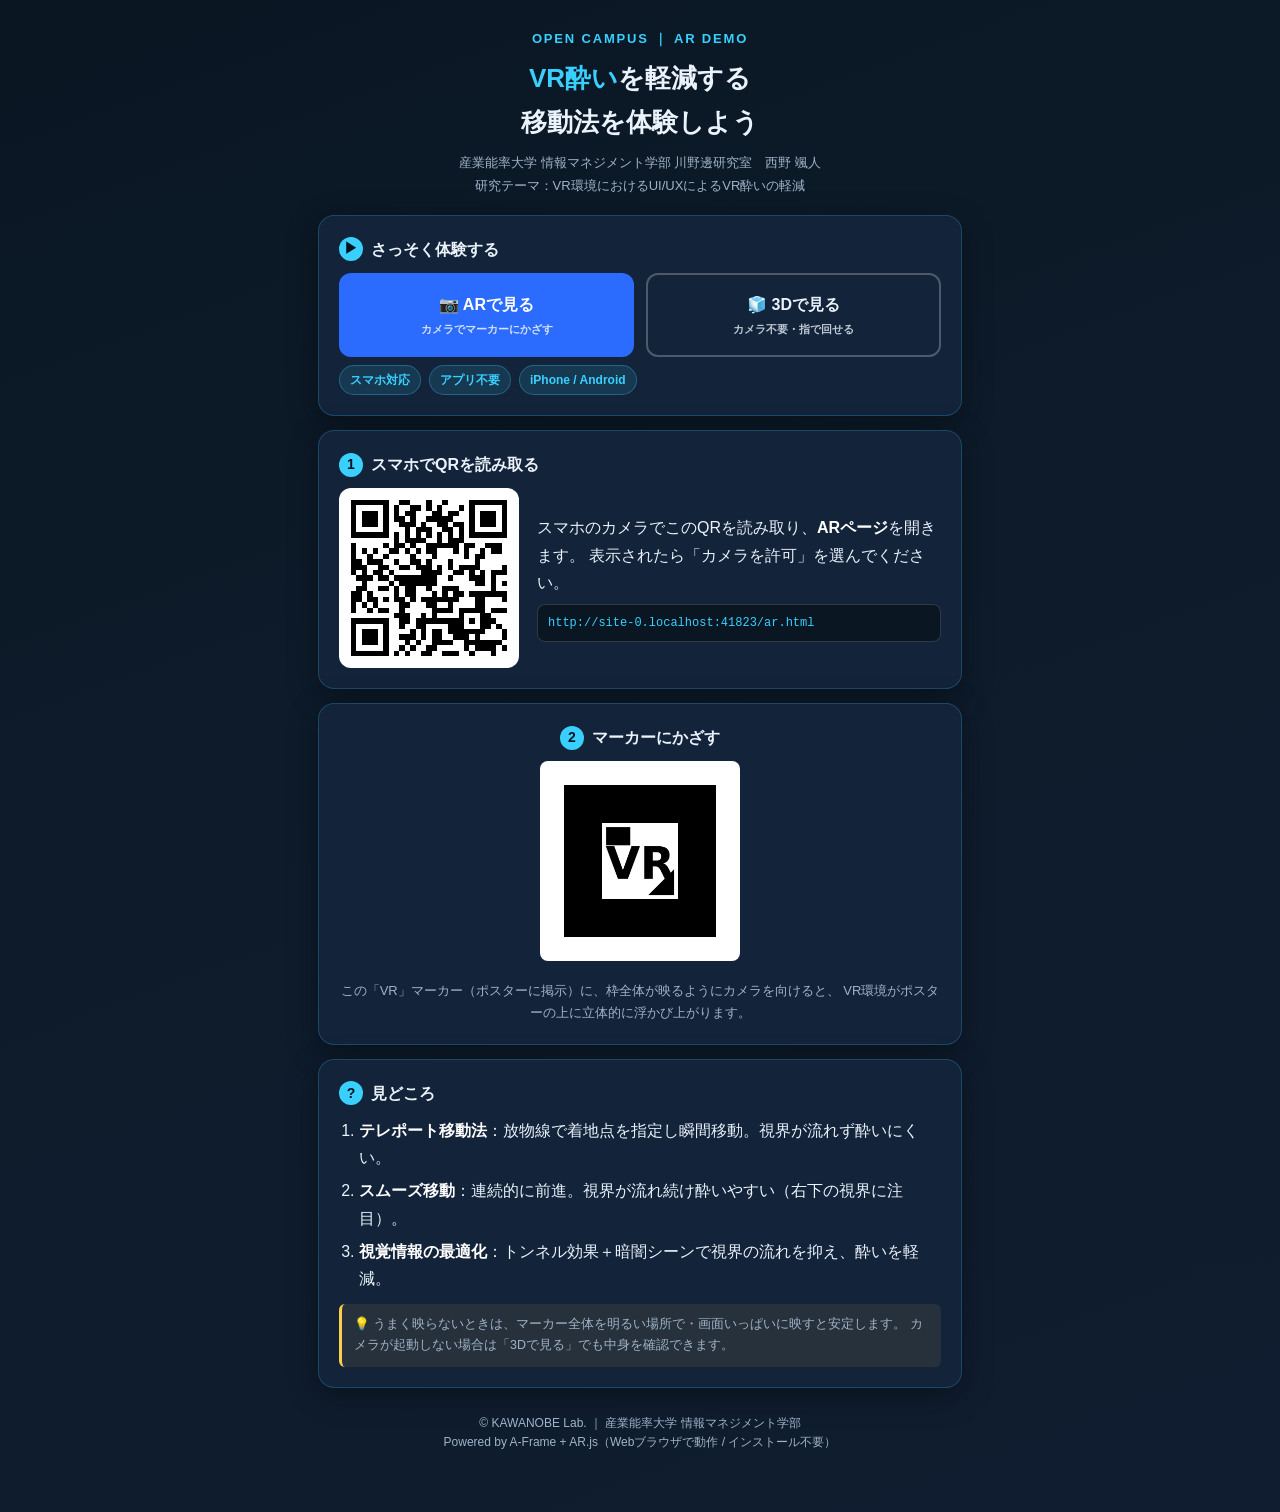
<file: index.html>
<!DOCTYPE html>
<html lang="ja">
<head>
<meta charset="utf-8">
<meta name="viewport" content="width=device-width, initial-scale=1, viewport-fit=cover">
<title>VR酔い研究｜移動法 AR 体験｜川野邊研究室 西野颯人</title>
<link rel="icon" href="data:image/svg+xml,%3Csvg xmlns=%27http://www.w3.org/2000/svg%27 viewBox=%270 0 32 32%27%3E%3Crect width=%2732%27 height=%2732%27 rx=%276%27 fill=%27%230d1b2a%27/%3E%3Ctext x=%2716%27 y=%2723%27 font-size=%2716%27 text-anchor=%27middle%27 fill=%27%2339d0ff%27 font-family=%27sans-serif%27 font-weight=%27bold%27%3EVR%3C/text%3E%3C/svg%3E">
<script src="vendor/qrcode.js"></script>
<style>
  :root{--bg:#0d1b2a;--card:#13233a;--line:#39d0ff;--accent:#2b6cff;--txt:#eaf2fb;--sub:#9fb3c8}
  *{box-sizing:border-box}
  body{margin:0;background:linear-gradient(160deg,#0a1622,#0d1b2a 40%,#101d30);
    color:var(--txt);font-family:"Noto Sans JP","Hiragino Kaku Gothic ProN","Yu Gothic",sans-serif;
    line-height:1.7;min-height:100vh}
  .wrap{max-width:680px;margin:0 auto;padding:28px 18px 60px}
  header{text-align:center;margin-bottom:8px}
  .kicker{color:var(--line);font-weight:800;font-size:13px;letter-spacing:.14em}
  h1{font-size:26px;margin:6px 0 4px;font-weight:800}
  h1 .b{color:var(--line)}
  .lab{color:var(--sub);font-size:13px;margin-bottom:18px;text-align:center}
  .card{background:var(--card);border:1px solid rgba(57,208,255,.22);border-radius:16px;
    padding:20px;margin:14px 0;box-shadow:0 8px 30px rgba(0,0,0,.35)}
  .card h2{font-size:16px;margin:0 0 10px;display:flex;align-items:center;gap:8px}
  .card h2 .n{background:var(--line);color:#04121e;width:24px;height:24px;border-radius:50%;
    display:inline-flex;align-items:center;justify-content:center;font-weight:900;font-size:14px}
  .btns{display:flex;gap:12px;flex-wrap:wrap}
  .btn{flex:1 1 180px;text-decoration:none;text-align:center;border-radius:12px;padding:16px 14px;
    font-weight:800;font-size:16px;transition:.15s;border:2px solid transparent}
  .btn.p{background:var(--accent);color:#fff}
  .btn.p:active{transform:scale(.98)}
  .btn.s{background:transparent;color:var(--txt);border-color:rgba(255,255,255,.25)}
  .btn small{display:block;font-weight:600;font-size:11px;opacity:.8;margin-top:2px}
  .qrbox{display:flex;gap:18px;align-items:center;flex-wrap:wrap;justify-content:center}
  #qr{background:#fff;padding:12px;border-radius:12px;width:180px;height:180px;display:flex;
    align-items:center;justify-content:center}
  #qr img,#qr canvas,#qr table{width:100%!important;height:100%!important}
  .qrtxt{flex:1 1 220px;min-width:200px}
  .urlbox{background:#0a1622;border:1px solid rgba(255,255,255,.15);border-radius:8px;
    padding:8px 10px;font-size:12px;color:var(--line);word-break:break-all;margin-top:8px;font-family:monospace}
  .marker{text-align:center}
  .marker img{width:200px;max-width:70%;border-radius:8px;background:#fff;padding:6px}
  ol{margin:6px 0 0;padding-left:20px}
  ol li{margin:6px 0}
  .note{font-size:12.5px;color:var(--sub);background:rgba(255,208,80,.08);
    border-left:3px solid #ffcc50;border-radius:6px;padding:10px 12px;margin-top:12px}
  .chips{display:flex;gap:8px;flex-wrap:wrap;margin-top:8px}
  .chip{font-size:12px;background:rgba(57,208,255,.12);color:var(--line);
    border:1px solid rgba(57,208,255,.3);border-radius:999px;padding:4px 10px;font-weight:700}
  footer{text-align:center;color:var(--sub);font-size:12px;margin-top:26px;line-height:1.6}
  b{color:#fff}
</style>
</head>
<body>
<div class="wrap">
  <header>
    <div class="kicker">OPEN CAMPUS ｜ AR DEMO</div>
    <h1><span class="b">VR酔い</span>を軽減する<br>移動法を体験しよう</h1>
  </header>
  <div class="lab">産業能率大学 情報マネジメント学部 川野邊研究室　西野 颯人<br>
    研究テーマ：VR環境におけるUI/UXによるVR酔いの軽減</div>

  <!-- 体験ボタン -->
  <div class="card">
    <h2><span class="n">▶</span> さっそく体験する</h2>
    <div class="btns">
      <a class="btn p" href="ar.html">📷 ARで見る<small>カメラでマーカーにかざす</small></a>
      <a class="btn s" href="viewer.html">🧊 3Dで見る<small>カメラ不要・指で回せる</small></a>
    </div>
    <div class="chips"><span class="chip">スマホ対応</span><span class="chip">アプリ不要</span>
      <span class="chip">iPhone / Android</span></div>
  </div>

  <!-- QR -->
  <div class="card">
    <h2><span class="n">1</span> スマホでQRを読み取る</h2>
    <div class="qrbox">
      <div id="qr"></div>
      <div class="qrtxt">
        スマホのカメラでこのQRを読み取り、<b>ARページ</b>を開きます。
        表示されたら「カメラを許可」を選んでください。
        <div class="urlbox" id="url">（URL）</div>
      </div>
    </div>
  </div>

  <!-- マーカー -->
  <div class="card marker">
    <h2 style="justify-content:center"><span class="n">2</span> マーカーにかざす</h2>
    <img src="markers/vr-marker.png" alt="ARマーカー">
    <p style="font-size:13px;color:var(--sub);margin:10px 0 0">
      この「VR」マーカー（ポスターに掲示）に、枠全体が映るようにカメラを向けると、
      VR環境がポスターの上に立体的に浮かび上がります。</p>
  </div>

  <!-- 使い方 -->
  <div class="card">
    <h2><span class="n">?</span> 見どころ</h2>
    <ol>
      <li><b>テレポート移動法</b>：放物線で着地点を指定し瞬間移動。視界が流れず酔いにくい。</li>
      <li><b>スムーズ移動</b>：連続的に前進。視界が流れ続け酔いやすい（右下の視界に注目）。</li>
      <li><b>視覚情報の最適化</b>：トンネル効果＋暗闇シーンで視界の流れを抑え、酔いを軽減。</li>
    </ol>
    <div class="note">💡 うまく映らないときは、マーカー全体を明るい場所で・画面いっぱいに映すと安定します。
      カメラが起動しない場合は「3Dで見る」でも中身を確認できます。</div>
  </div>

  <footer>
    © KAWANOBE Lab. ｜ 産業能率大学 情報マネジメント学部<br>
    Powered by A-Frame + AR.js（Webブラウザで動作 / インストール不要）
  </footer>
</div>

<script>
  // 現在のフォルダを基準に ar.html の絶対URLを生成し、QR表示
  (function () {
    var base = location.href.replace(/[^/]*$/, '');   // 末尾ファイル名を除く
    var arUrl = base + 'ar.html';
    document.getElementById('url').textContent = arUrl;
    try {
      var qr = qrcode(0, 'M'); qr.addData(arUrl); qr.make();
      document.getElementById('qr').innerHTML = qr.createImgTag(6, 0);
      var img = document.querySelector('#qr img');
      if (img) { img.style.width = '100%'; img.style.height = '100%'; img.style.imageRendering = 'pixelated'; }
    } catch (e) {
      document.getElementById('qr').textContent = 'QR生成エラー';
    }
  })();
</script>
</body>
</html>
</file>
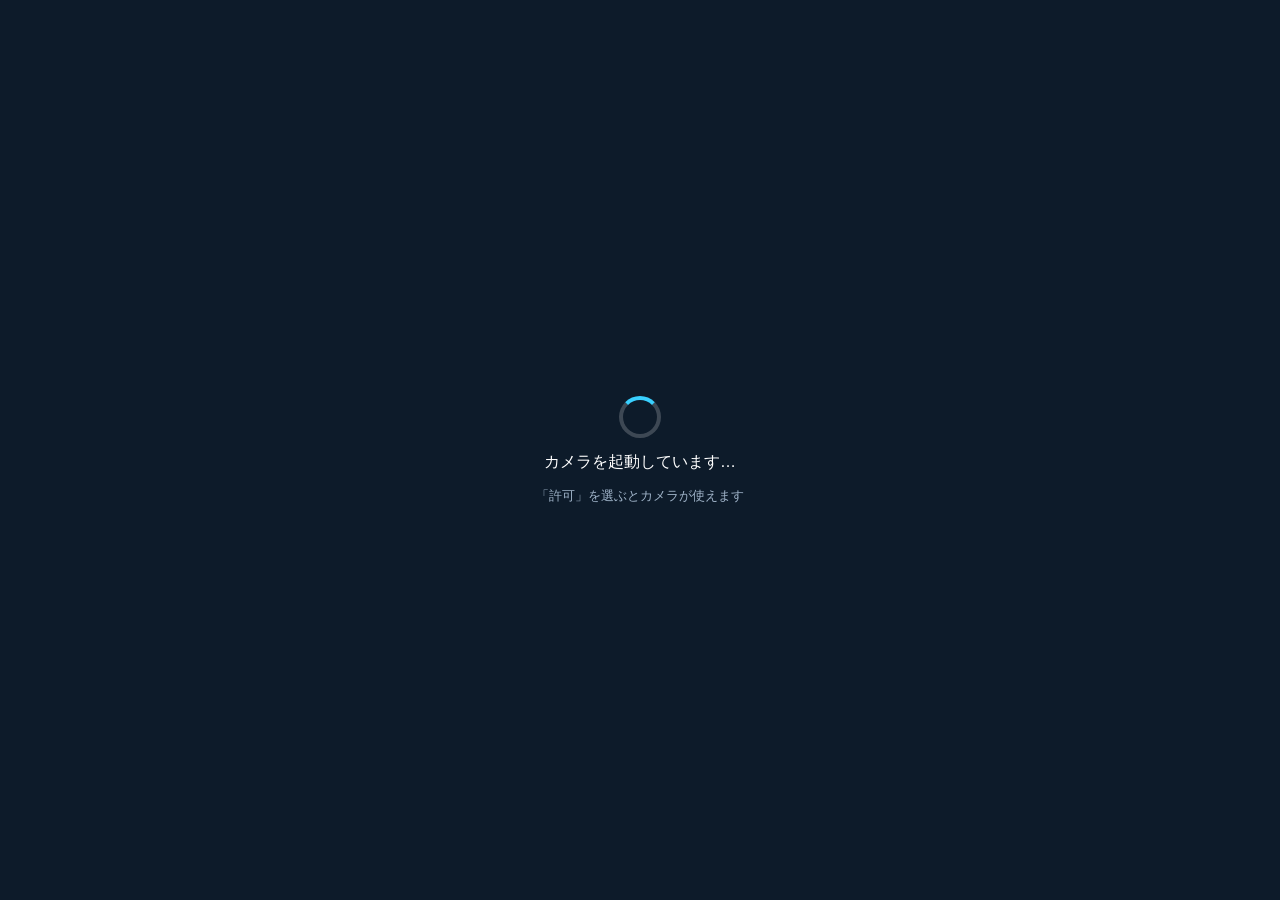
<file: ar.html>
<!DOCTYPE html>
<html lang="ja">
<head>
<meta charset="utf-8">
<meta name="viewport" content="width=device-width, initial-scale=1, maximum-scale=1, user-scalable=no, viewport-fit=cover">
<meta name="apple-mobile-web-app-capable" content="yes">
<title>VR酔い研究｜移動法 AR デモ</title>
<link rel="icon" href="data:image/svg+xml,%3Csvg xmlns=%27http://www.w3.org/2000/svg%27 viewBox=%270 0 32 32%27%3E%3Crect width=%2732%27 height=%2732%27 rx=%276%27 fill=%27%230d1b2a%27/%3E%3Ctext x=%2716%27 y=%2723%27 font-size=%2716%27 text-anchor=%27middle%27 fill=%27%2339d0ff%27 font-family=%27sans-serif%27 font-weight=%27bold%27%3EVR%3C/text%3E%3C/svg%3E">
<link rel="stylesheet" href="ui.css">
<!-- A-Frame 1.6.0 + AR.js 3.4.8 (マーカー型)｜ローカル同梱で会場WiFiに依存しない -->
<script src="vendor/aframe.min.js"></script>
<script src="vendor/aframe-ar.js"></script>
<script src="world.js"></script>
<script src="ui.js"></script>
</head>
<body>

<!-- ローディング -->
<div id="load">
  <div class="sp"></div>
  <div>カメラを起動しています…</div>
  <div class="m">「許可」を選ぶとカメラが使えます</div>
</div>

<!-- 上部 -->
<div id="topbar">
  <h1><span class="b">VR酔い</span>研究 ｜ 移動法 AR デモ</h1>
  <p>産業能率大学 情報マネジメント学部 川野邊研究室｜西野 颯人</p>
</div>
<div id="foot"><a href="index.html">◀ 使い方</a><a href="viewer.html">3Dで見る</a></div>

<!-- マーカーヒント -->
<div id="hint">
  <div class="card">
    <div class="ic">📷➜🅥🆁</div>
    <div class="h">マーカーにカメラを向けてください</div>
    <div class="s">ポスターの「VR」マーカーを枠全体が映るようにかざすと、VR環境が浮かび上がります。</div>
  </div>
</div>

<!-- 説明パネル -->
<div id="info"><div class="t"></div><div class="d"></div></div>

<!-- HUD(ユーザーの視界) -->
<div id="hudwrap"><canvas id="hud" width="150" height="100"></canvas></div>

<!-- モード切替 -->
<div id="modes"></div>

<!-- ===== AR シーン ===== -->
<a-scene
  vr-mode-ui="enabled: false"
  loading-screen="enabled: false"
  renderer="antialias: true; alpha: true; colorManagement: true; sortTransparentObjects: true"
  embedded
  arjs="sourceType: webcam; patternRatio: 0.5; trackingMethod: best; debugUIEnabled: false; detectionMode: mono; maxDetectionRate: 60; cameraParametersUrl: data/camera_para.dat;">

  <a-marker
    id="marker"
    type="pattern"
    url="markers/vr-marker.patt"
    smooth="true" smoothCount="8" smoothTolerance="0.012" smoothThreshold="4">
    <a-entity id="content" scale="0.5 0.5 0.5" vrworld></a-entity>
  </a-marker>

  <a-entity camera></a-entity>
</a-scene>

<script>
  // マーカーの検出状態でヒントを出し入れ
  window.addEventListener('load', function () {
    var marker = document.getElementById('marker');
    var hint = document.getElementById('hint');
    if (marker) {
      marker.addEventListener('markerFound', function () { hint.classList.add('hide'); });
      marker.addEventListener('markerLost', function () { hint.classList.remove('hide'); });
    }
    var scene = document.querySelector('a-scene');
    scene.addEventListener('arjs-video-loaded', function () { if (window.hideLoader) window.hideLoader(); });
    // 保険: 一定時間で必ずローダーを消す
    setTimeout(function () { if (window.hideLoader) window.hideLoader(); }, 4500);
  });
</script>
</body>
</html>
</file>
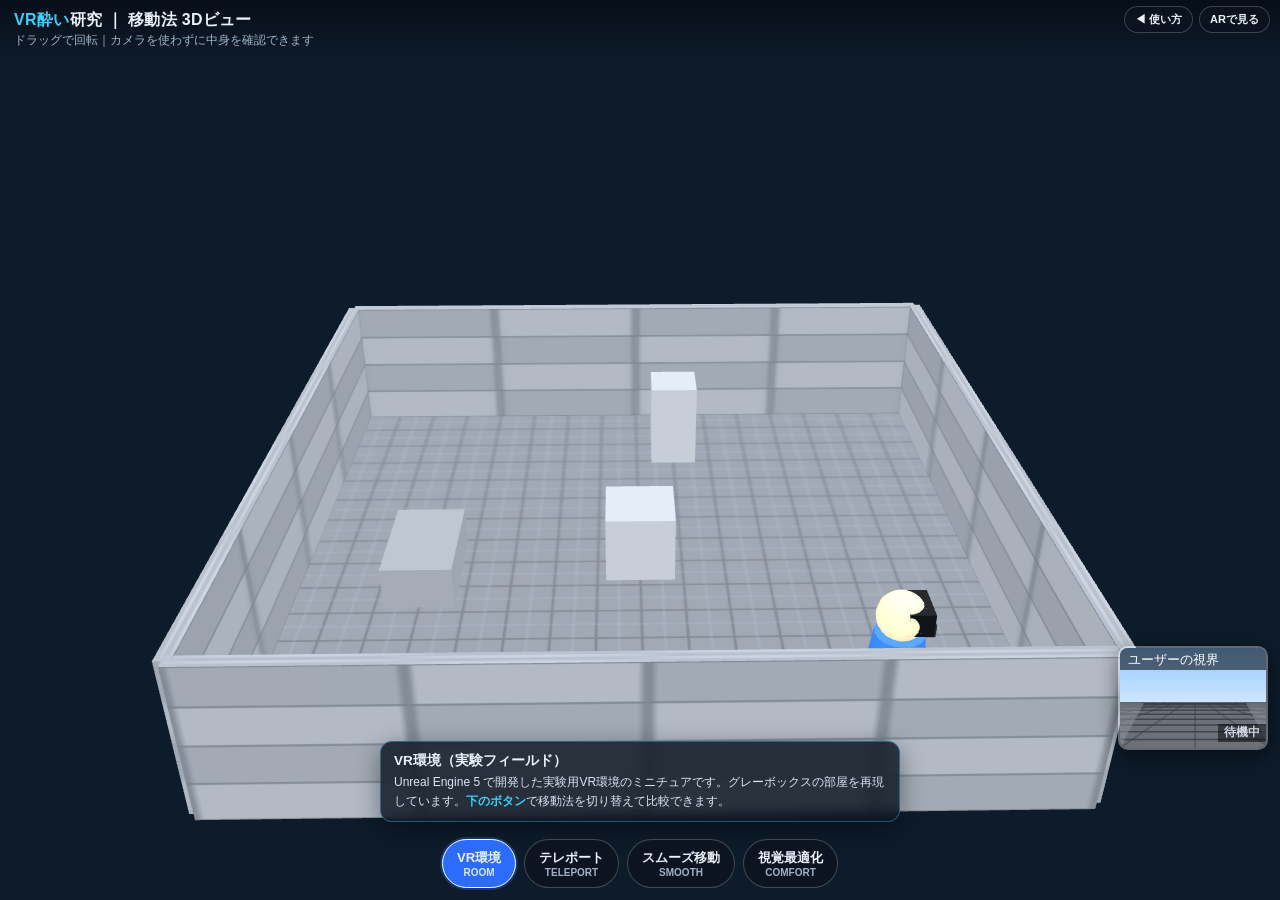
<file: viewer.html>
<!DOCTYPE html>
<html lang="ja">
<head>
<meta charset="utf-8">
<meta name="viewport" content="width=device-width, initial-scale=1, maximum-scale=1, user-scalable=no, viewport-fit=cover">
<title>VR酔い研究｜移動法 3Dビュー</title>
<link rel="icon" href="data:image/svg+xml,%3Csvg xmlns=%27http://www.w3.org/2000/svg%27 viewBox=%270 0 32 32%27%3E%3Crect width=%2732%27 height=%2732%27 rx=%276%27 fill=%27%230d1b2a%27/%3E%3Ctext x=%2716%27 y=%2723%27 font-size=%2716%27 text-anchor=%27middle%27 fill=%27%2339d0ff%27 font-family=%27sans-serif%27 font-weight=%27bold%27%3EVR%3C/text%3E%3C/svg%3E">
<link rel="stylesheet" href="ui.css">
<script src="vendor/aframe.min.js"></script>
<script src="world.js"></script>
<script src="ui.js"></script>
<script>
  /* ドラッグで回転できるターンテーブル（カメラ無しでも中身を確認できる） */
  AFRAME.registerComponent('turntable', {
    init: function () {
      this.rot = 0.5; this.auto = true; this.down = false; this.px = 0;
      const el = this.el, cv = this.el.sceneEl;
      const start = (x) => { this.down = true; this.auto = false; this.px = x; };
      const move = (x) => { if (!this.down) return; this.rot += (x - this.px) * 0.008; this.px = x; };
      const end = () => { this.down = false; };
      cv.addEventListener('mousedown', e => start(e.clientX));
      window.addEventListener('mousemove', e => move(e.clientX));
      window.addEventListener('mouseup', end);
      cv.addEventListener('touchstart', e => start(e.touches[0].clientX), { passive: true });
      window.addEventListener('touchmove', e => move(e.touches[0].clientX), { passive: true });
      window.addEventListener('touchend', end);
    },
    tick: function (t, dt) {
      if (this.auto) this.rot += (dt || 16) / 1000 * 0.25;
      this.el.object3D.rotation.y = this.rot;
    }
  });
</script>
</head>
<body>

<div id="load"><div class="sp"></div><div>3Dシーンを読み込み中…</div>
  <div class="m">ドラッグ／スワイプで回転できます</div></div>

<div id="topbar">
  <h1><span class="b">VR酔い</span>研究 ｜ 移動法 3Dビュー</h1>
  <p>ドラッグで回転｜カメラを使わずに中身を確認できます</p>
</div>
<div id="foot"><a href="index.html">◀ 使い方</a><a href="ar.html">ARで見る</a></div>

<div id="info"><div class="t"></div><div class="d"></div></div>
<div id="hudwrap"><canvas id="hud" width="150" height="100"></canvas></div>
<div id="modes"></div>

<a-scene
  vr-mode-ui="enabled: false"
  loading-screen="enabled: false"
  background="color: #0d1b2a"
  renderer="antialias: true; colorManagement: true; sortTransparentObjects: true">

  <a-entity turntable position="0 0 0">
    <a-entity id="content" scale="1 1 1" vrworld></a-entity>
  </a-entity>

  <a-entity id="cam" camera="fov: 42" position="0 1.55 2.35" rotation="-28 0 0"></a-entity>
</a-scene>

<script>
  window.addEventListener('load', function () {
    var scene = document.querySelector('a-scene');
    if (scene.hasLoaded) { if (window.hideLoader) window.hideLoader(); }
    else scene.addEventListener('loaded', function () { if (window.hideLoader) window.hideLoader(); });
    setTimeout(function () { if (window.hideLoader) window.hideLoader(); }, 3000);
  });
</script>
</body>
</html>
</file>
<file: ui.css>
/* 共有UI ― オーバーレイ / ボタン / HUD / ヒント */
:root{
  --bg:#0d1b2a; --panel:rgba(13,20,32,.82); --line:#39d0ff;
  --txt:#eaf2fb; --sub:#9fb3c8; --accent:#2b6cff;
}
*{box-sizing:border-box;-webkit-tap-highlight-color:transparent}
html,body{margin:0;height:100%;overflow:hidden;
  font-family:"Noto Sans JP","Hiragino Kaku Gothic ProN","Yu Gothic",sans-serif;
  color:var(--txt);background:#000}
a-scene,canvas.a-canvas{display:block}
/* A-FrameのVR/ARボタンは使わないので隠す（.a-fullscreenはサイズ制御に使われるため触らない） */
.a-enter-vr,.a-enter-ar,.a-enter-vr-button,.a-enter-ar-button{display:none!important}

/* 上部タイトルバー */
#topbar{position:fixed;top:0;left:0;right:0;z-index:20;
  padding:10px 14px calc(10px + env(safe-area-inset-top)) 14px;
  background:linear-gradient(180deg,rgba(6,12,20,.86),rgba(6,12,20,0));
  pointer-events:none}
#topbar h1{margin:0;font-size:16px;font-weight:800;letter-spacing:.02em}
#topbar h1 .b{color:var(--line)}
#topbar p{margin:2px 0 0;font-size:11.5px;color:var(--sub);font-weight:500}

/* モード切替ボタン */
#modes{position:fixed;left:0;right:0;bottom:calc(12px + env(safe-area-inset-bottom));
  z-index:20;display:flex;gap:8px;justify-content:center;flex-wrap:wrap;
  padding:0 10px}
.mbtn{pointer-events:auto;border:1.5px solid rgba(255,255,255,.22);
  background:var(--panel);color:var(--txt);border-radius:999px;
  padding:9px 14px;font-size:13px;font-weight:700;cursor:pointer;
  backdrop-filter:blur(6px);transition:.15s;white-space:nowrap}
.mbtn:active{transform:scale(.96)}
.mbtn.on{background:var(--accent);border-color:#fff;box-shadow:0 0 0 2px rgba(43,108,255,.35)}
.mbtn .k{display:block;font-size:10px;color:var(--sub);font-weight:600}
.mbtn.on .k{color:#dbe6ff}

/* 説明パネル */
#info{position:fixed;left:12px;right:12px;bottom:calc(78px + env(safe-area-inset-bottom));
  z-index:19;max-width:520px;margin:0 auto;
  background:var(--panel);border:1px solid rgba(57,208,255,.35);
  border-radius:12px;padding:10px 13px;backdrop-filter:blur(6px);
  box-shadow:0 6px 24px rgba(0,0,0,.4)}
#info b{color:var(--line)}
#info .t{font-size:13.5px;font-weight:800;margin-bottom:3px}
#info .d{font-size:12px;line-height:1.6;color:#dbe6f2}

/* HUD(ユーザーの視界) */
#hudwrap{position:fixed;right:12px;bottom:calc(150px + env(safe-area-inset-bottom));
  z-index:19;width:150px;border-radius:10px;overflow:hidden;
  border:2px solid rgba(255,255,255,.35);box-shadow:0 6px 20px rgba(0,0,0,.5)}
#hud{display:block;width:150px;height:100px;background:#6b7079}

/* マーカーヒント(ARのみ) */
#hint{position:fixed;inset:0;z-index:15;display:flex;align-items:center;justify-content:center;
  pointer-events:none;transition:opacity .3s}
#hint .card{background:rgba(6,12,20,.78);border:1px solid rgba(57,208,255,.4);
  border-radius:16px;padding:20px 22px;text-align:center;max-width:300px}
#hint .ic{font-size:34px}
#hint .h{font-size:15px;font-weight:800;margin:8px 0 4px}
#hint .s{font-size:12px;color:var(--sub);line-height:1.6}
#hint.hide{opacity:0}

/* ローディング */
#load{position:fixed;inset:0;z-index:40;background:#0d1b2a;color:#fff;
  display:flex;flex-direction:column;align-items:center;justify-content:center;gap:14px;
  transition:opacity .4s}
#load.hide{opacity:0;pointer-events:none}
#load .sp{width:42px;height:42px;border:4px solid rgba(255,255,255,.2);
  border-top-color:var(--line);border-radius:50%;animation:spin 1s linear infinite}
#load .m{font-size:13px;color:var(--sub)}
@keyframes spin{to{transform:rotate(360deg)}}

/* フッターの小リンク */
#foot{position:fixed;top:calc(6px + env(safe-area-inset-top));right:10px;z-index:21;
  display:flex;gap:6px}
#foot a{pointer-events:auto;font-size:11px;color:var(--txt);text-decoration:none;
  background:var(--panel);border:1px solid rgba(255,255,255,.2);
  border-radius:999px;padding:5px 10px;font-weight:700}
@media (max-width:380px){
  .mbtn{padding:8px 10px;font-size:12px}
  #hudwrap{width:120px}#hud{width:120px;height:80px}
}
</file>
